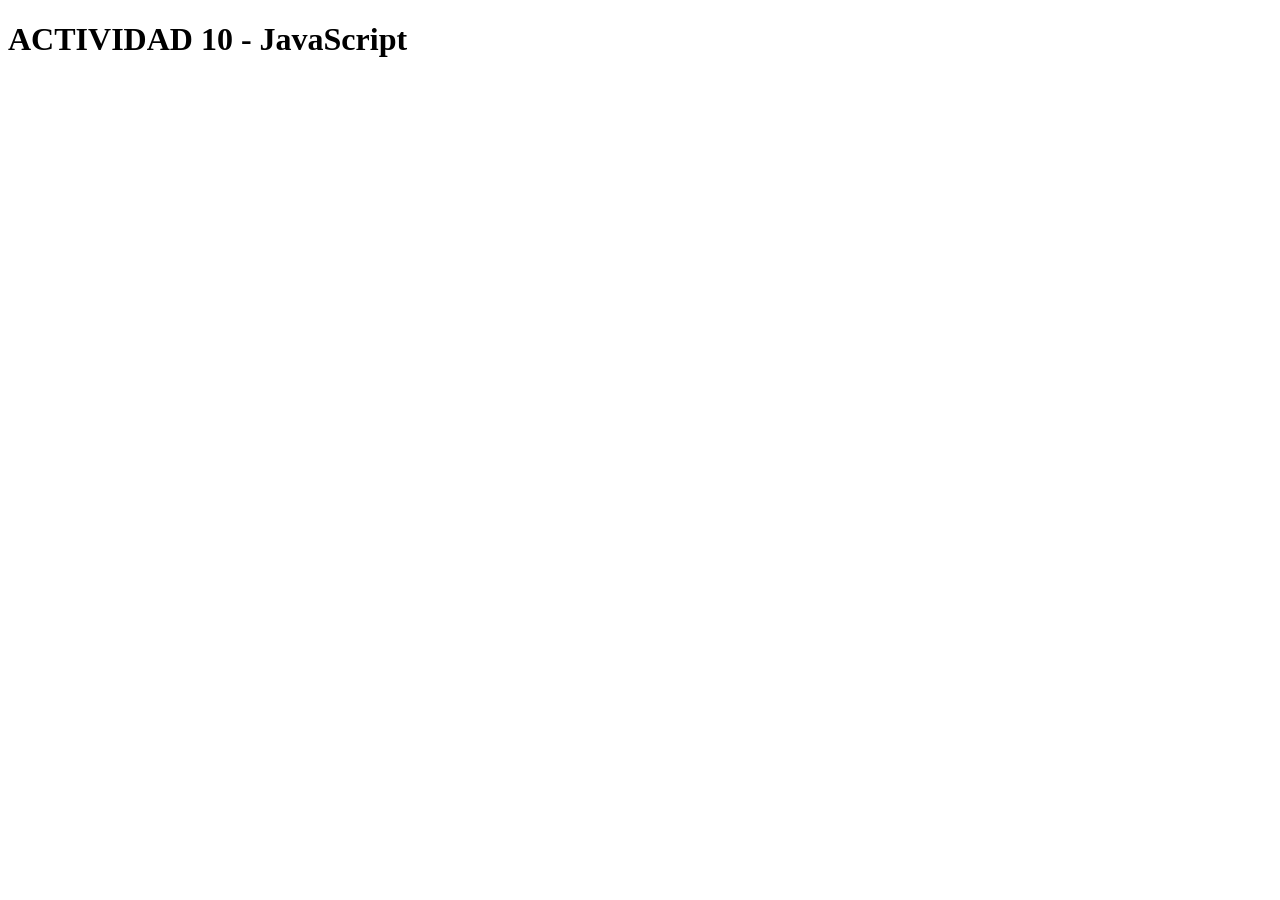
<file: ACTIVIDACT 10_IES_APPWeb1/index.html>
<!DOCTYPE html>
<html lang="en">
<head>
    <meta charset="UTF-8">
    <meta name="viewport" content="width=device-width, initial-scale=1.0">
    <title>Document</title>
    <script src="index.js"></script>
</head>
<body>
        <h1>ACTIVIDAD 10 - JavaScript</h1>

    <script>
      
    </script>

</body>
</html>
</file>
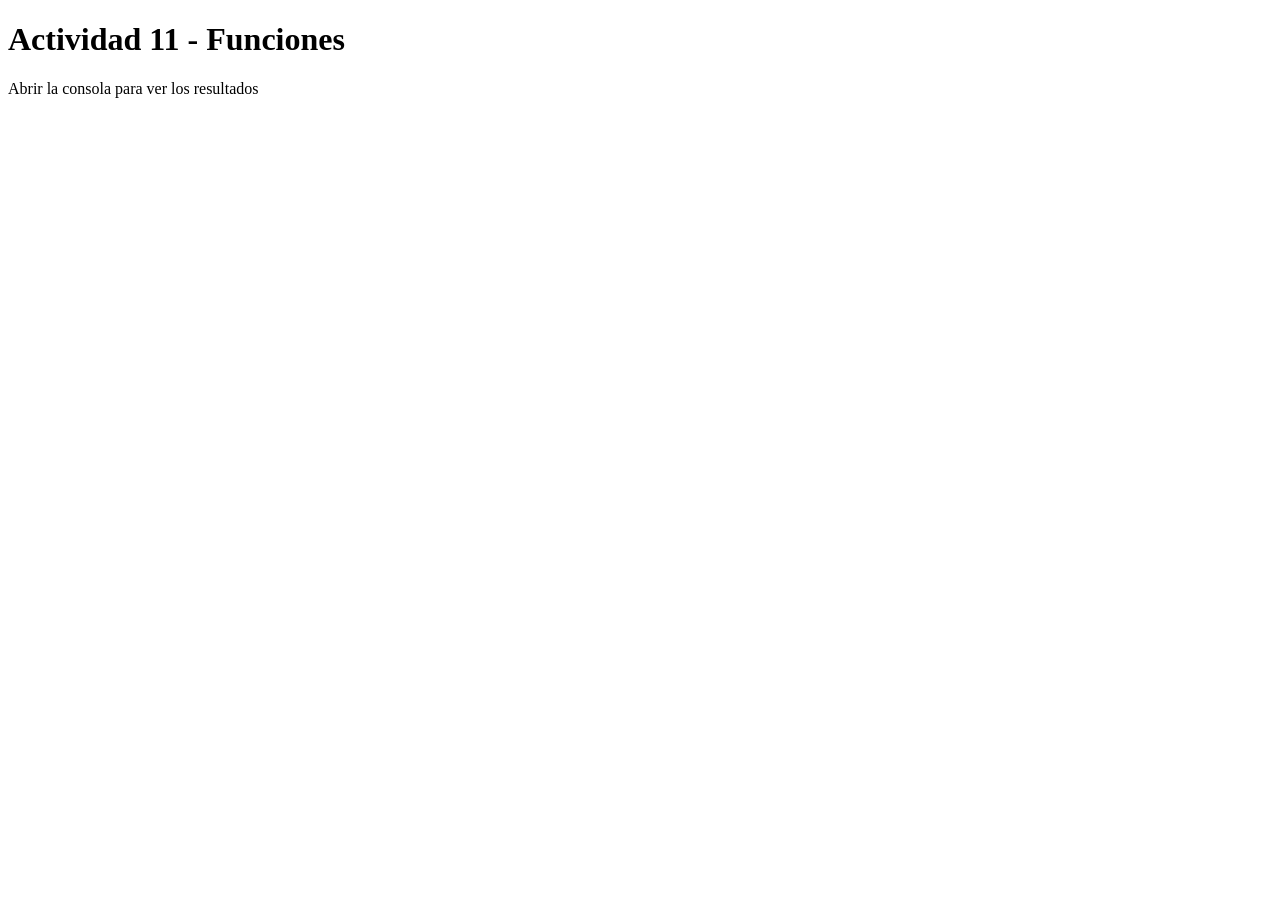
<file: Actividad11_MatiasDavico_AWeb/index.html>
<!DOCTYPE html>
<html lang="es">
<head>
    <meta charset="UTF-8">
    <meta name="viewport" content="width=device-width, initial-scale=1.0">
    <title>Actividad 11 - Funciones</title>
    <script src="./index.js"></script>
</head>
<body>
    <h1>Actividad 11 - Funciones</h1>
    <p>Abrir la consola para ver los resultados</p>
</body>
</html>
</file>
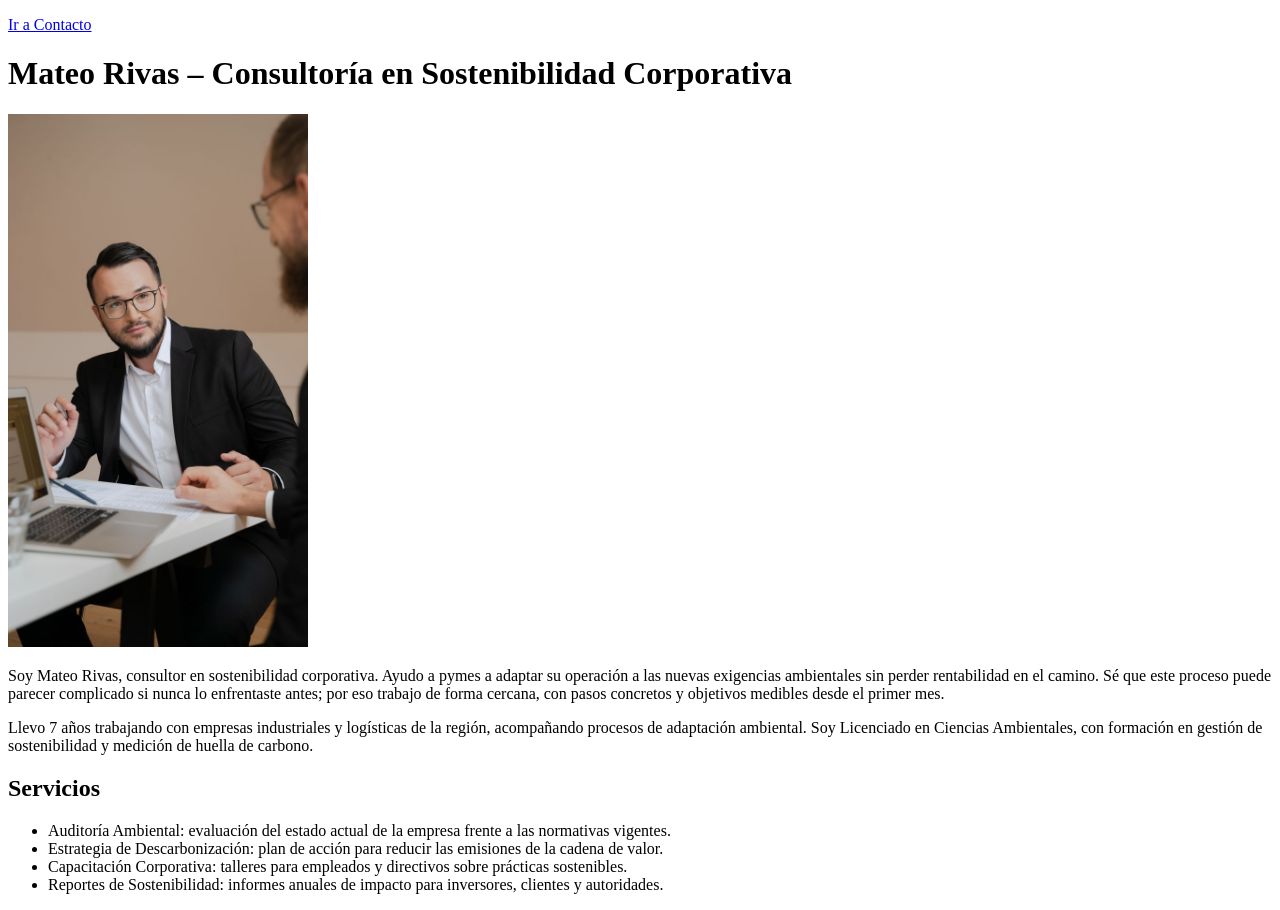
<file: Actividad5_MatiasDavico_AppWeb1/index.html>
<!DOCTYPE html>
<html lang="es">

<head>
    <meta charset="UTF-8">
    <meta name="viewport" content="width=device-width, initial-scale=1.0">
    <title>Mateo Rivas</title>
</head>

<body>
    <p><a href="contacto.html">Ir a Contacto</a></p>

    <h1>Mateo Rivas – Consultoría en Sostenibilidad Corporativa</h1>
<img src="recursos/imagenes/pexels-pavel-danilyuk-5520284.jpg" alt="Foto de Mateo Rivas, consultor en sostenibilidad corporativa" width="300">    <p>Soy Mateo Rivas, consultor en sostenibilidad corporativa. Ayudo a pymes a adaptar su operación a
        las nuevas exigencias ambientales sin perder rentabilidad en el camino. Sé que este proceso puede
        parecer complicado si nunca lo enfrentaste antes; por eso trabajo de forma cercana, con pasos
        concretos y objetivos medibles desde el primer mes.</p>

    <p>Llevo 7 años trabajando con empresas industriales y logísticas de la región, acompañando procesos
        de adaptación ambiental. Soy Licenciado en Ciencias Ambientales, con formación en gestión de
        sostenibilidad y medición de huella de carbono.</p>

    <h2>Servicios</h2>
    <ul>
        <li>Auditoría Ambiental: evaluación del estado actual de la empresa frente a las normativas vigentes.</li>
        <li>Estrategia de Descarbonización: plan de acción para reducir las emisiones de la cadena de valor.</li>
        <li>Capacitación Corporativa: talleres para empleados y directivos sobre prácticas sostenibles.</li>
        <li>Reportes de Sostenibilidad: informes anuales de impacto para inversores, clientes y autoridades.</li>
    </ul>
</body>

</html>
</file>
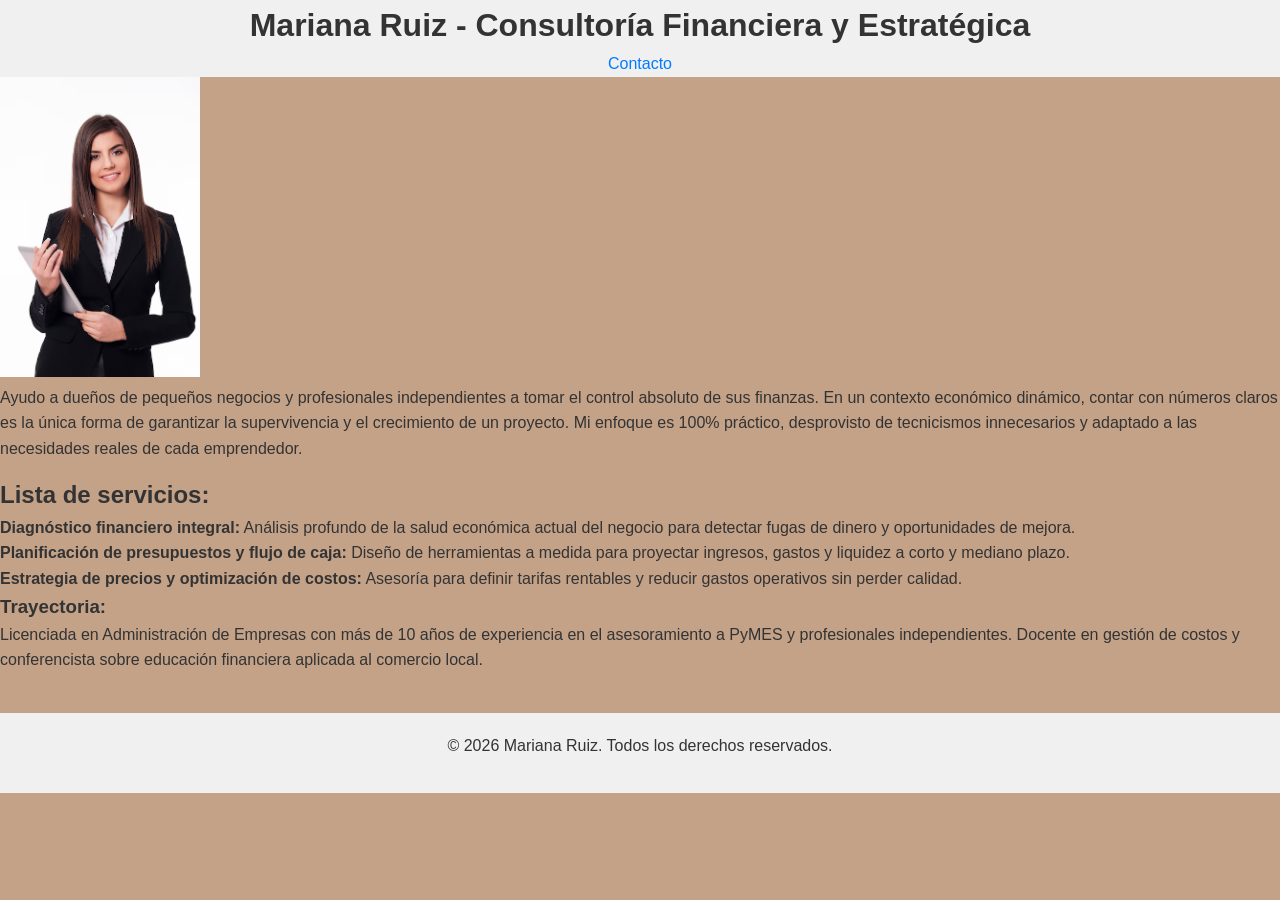
<file: Actividad6_IES_AppWeb1Mariana Ruiz/index.html>
<!DOCTYPE html>
<html lang="es">
<head>
    <meta charset="UTF-8">
    <meta name="viewport" content="width=device-width, initial-scale=1.0">
    <title>Consultora Financiera - Inicio</title>
    <!-- Vinculación del CSS -->
    <link rel="stylesheet" href="css/index.css">
</head>
<body>

    <!-- Bloque 1: Header -->
    <header class="site-header">
        <h1>Mariana Ruiz - Consultoría Financiera y Estratégica</h1>
        <nav class="main-nav">
            <a href="./contacto.html">Contacto</a>
        </nav>
    </header>

    <!-- Bloque 2: Main / Contenido Principal -->
    <main class="main-content">
        <section class="about-section">
            <img src="imagenes/mariana.avif" alt="Mariana Ruiz" width="200">
            <p>Ayudo a dueños de pequeños negocios y profesionales independientes a tomar el control absoluto de sus finanzas. En un contexto económico dinámico, contar con números claros es la única forma de garantizar la supervivencia y el crecimiento de un proyecto. Mi enfoque es 100% práctico, desprovisto de tecnicismos innecesarios y adaptado a las necesidades reales de cada emprendedor.</p>
        </section>

        <section class="services-section">
            <h2>Lista de servicios:</h2>
            <ul>
                <li><strong>Diagnóstico financiero integral:</strong> Análisis profundo de la salud económica actual del negocio para detectar fugas de dinero y oportunidades de mejora.</li>
                <li><strong>Planificación de presupuestos y flujo de caja:</strong> Diseño de herramientas a medida para proyectar ingresos, gastos y liquidez a corto y mediano plazo.</li>
                <li><strong>Estrategia de precios y optimización de costos:</strong> Asesoría para definir tarifas rentables y reducir gastos operativos sin perder calidad.</li>
            </ul>
        </section>

        <section class="trayectory-section">
            <h3>Trayectoria:</h3>
            <p>Licenciada en Administración de Empresas con más de 10 años de experiencia en el asesoramiento a PyMES y profesionales independientes. Docente en gestión de costos y conferencista sobre educación financiera aplicada al comercio local.</p>
        </section>
    </main>

    <!-- Bloque 3: Footer / Pie de página -->
    <footer class="site-footer">
        <p>&copy; 2026 Mariana Ruiz. Todos los derechos reservados.</p>
    </footer>

</body>
</html>
</file>
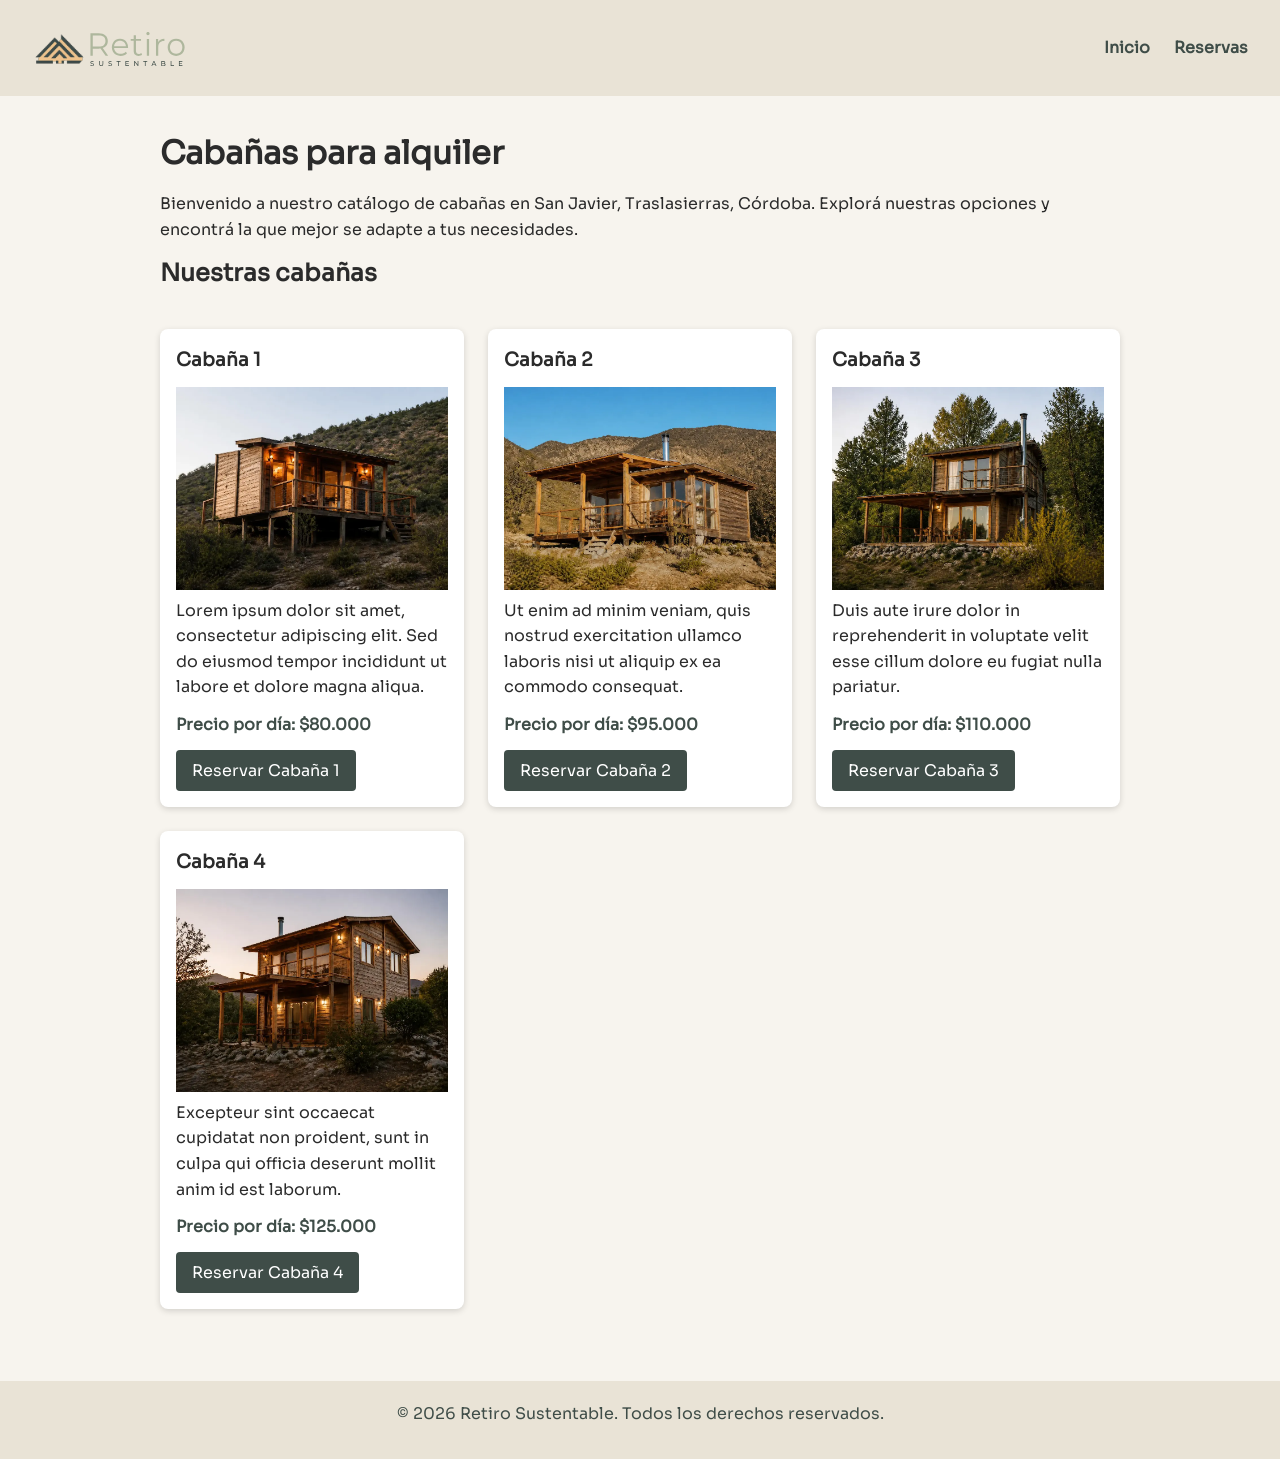
<file: Actividad8_AppWeb1_MatiasDavico_Entrega2/src/index.html>
<!DOCTYPE html>
<html lang="es">
<head>
    <meta charset="UTF-8">
    <meta name="viewport" content="width=device-width, initial-scale=1.0">
    <title>Retiro Sustentable - Catálogo</title>
    <!-- Mismo CSS para las dos paginas, asi tienen el mismo layout -->
    <link rel="stylesheet" href="./recursos/css/index.css">
</head>
<!--
    index.html es MPA: es una pagina informativa, el servidor la manda completa (SSR)
    y es mejor para que aparezca en los buscadores.
    reservas.html es SPA: tiene el formulario y se puede actualizar sin recargar
    la pagina, con JavaScript en el navegador (CSR).
-->
<body>
    <!-- Cambie el div por header porque es el encabezado del sitio -->
    <header class="encabezado">
        <!-- El logo lleva al inicio. El alt es importante para accesibilidad y por si no carga la imagen -->
        <a href="./index.html" class="encabezado-logo">
            <img src="./recursos/imagenes/logo-rs.svg" alt="Retiro Sustentable - Ir al inicio" width="170">
        </a>
        <!-- nav para el menu principal -->
        <nav class="menu">
            <ul>
                <li><a href="./index.html">Inicio</a></li>
                <li><a href="./reservas.html">Reservas</a></li>
            </ul>
        </nav>
    </header>

    <!-- main es el contenido principal de la pagina -->
    <main class="principal">
        <!-- Deje un solo h1 porque habia dos -->
        <h1>Cabañas para alquiler</h1>
        <p>Bienvenido a nuestro catálogo de cabañas en San Javier, Traslasierras, Córdoba. Explorá nuestras opciones y encontrá la que mejor se adapte a tus necesidades.</p>

        <!-- section para agrupar las cabañas -->
        <section class="catalogo">
            <h2>Nuestras cabañas</h2>

            <!-- Cada cabaña es un article porque es un contenido independiente -->
            <article class="cabana">
                <h3>Cabaña 1</h3>
                <!-- picture usa la imagen webp que pesa menos, y si no la jpg -->
                <picture>
                    <source srcset="./recursos/imagenes/modelo1.webp" type="image/webp">
                    <img src="./recursos/imagenes/modelo1.jpg" alt="Frente de la Cabaña 1 al pie de la montaña" width="400">
                </picture>
                <p>Lorem ipsum dolor sit amet, consectetur adipiscing elit. Sed do eiusmod tempor incididunt ut labore et dolore magna aliqua.</p>
                <p class="cabana-precio">Precio por día: $80.000</p>
                <a href="./reservas.html" class="cabana-enlace">Reservar Cabaña 1</a>
            </article>

            <article class="cabana">
                <h3>Cabaña 2</h3>
                <picture>
                    <source srcset="./recursos/imagenes/modelo2.webp" type="image/webp">
                    <img src="./recursos/imagenes/modelo2.jpg" alt="Vista exterior de la Cabaña 2" width="400">
                </picture>
                <p>Ut enim ad minim veniam, quis nostrud exercitation ullamco laboris nisi ut aliquip ex ea commodo consequat.</p>
                <p class="cabana-precio">Precio por día: $95.000</p>
                <a href="./reservas.html" class="cabana-enlace">Reservar Cabaña 2</a>
            </article>

            <article class="cabana">
                <h3>Cabaña 3</h3>
                <picture>
                    <source srcset="./recursos/imagenes/modelo3.webp" type="image/webp">
                    <img src="./recursos/imagenes/modelo3.jpg" alt="Vista exterior de la Cabaña 3" width="400">
                </picture>
                <p>Duis aute irure dolor in reprehenderit in voluptate velit esse cillum dolore eu fugiat nulla pariatur.</p>
                <p class="cabana-precio">Precio por día: $110.000</p>
                <a href="./reservas.html" class="cabana-enlace">Reservar Cabaña 3</a>
            </article>

            <article class="cabana">
                <h3>Cabaña 4</h3>
                <picture>
                    <source srcset="./recursos/imagenes/modelo4.webp" type="image/webp">
                    <img src="./recursos/imagenes/modelo4.jpg" alt="Vista exterior de la Cabaña 4" width="400">
                </picture>
                <p>Excepteur sint occaecat cupidatat non proident, sunt in culpa qui officia deserunt mollit anim id est laborum.</p>
                <p class="cabana-precio">Precio por día: $125.000</p>
                <a href="./reservas.html" class="cabana-enlace">Reservar Cabaña 4</a>
            </article>
        </section>
    </main>

    <!-- Cambie el div por footer porque es el pie de pagina -->
    <footer class="pie">
        <p>&copy; 2026 Retiro Sustentable. Todos los derechos reservados.</p>
    </footer>
</body>
</html>
</file>
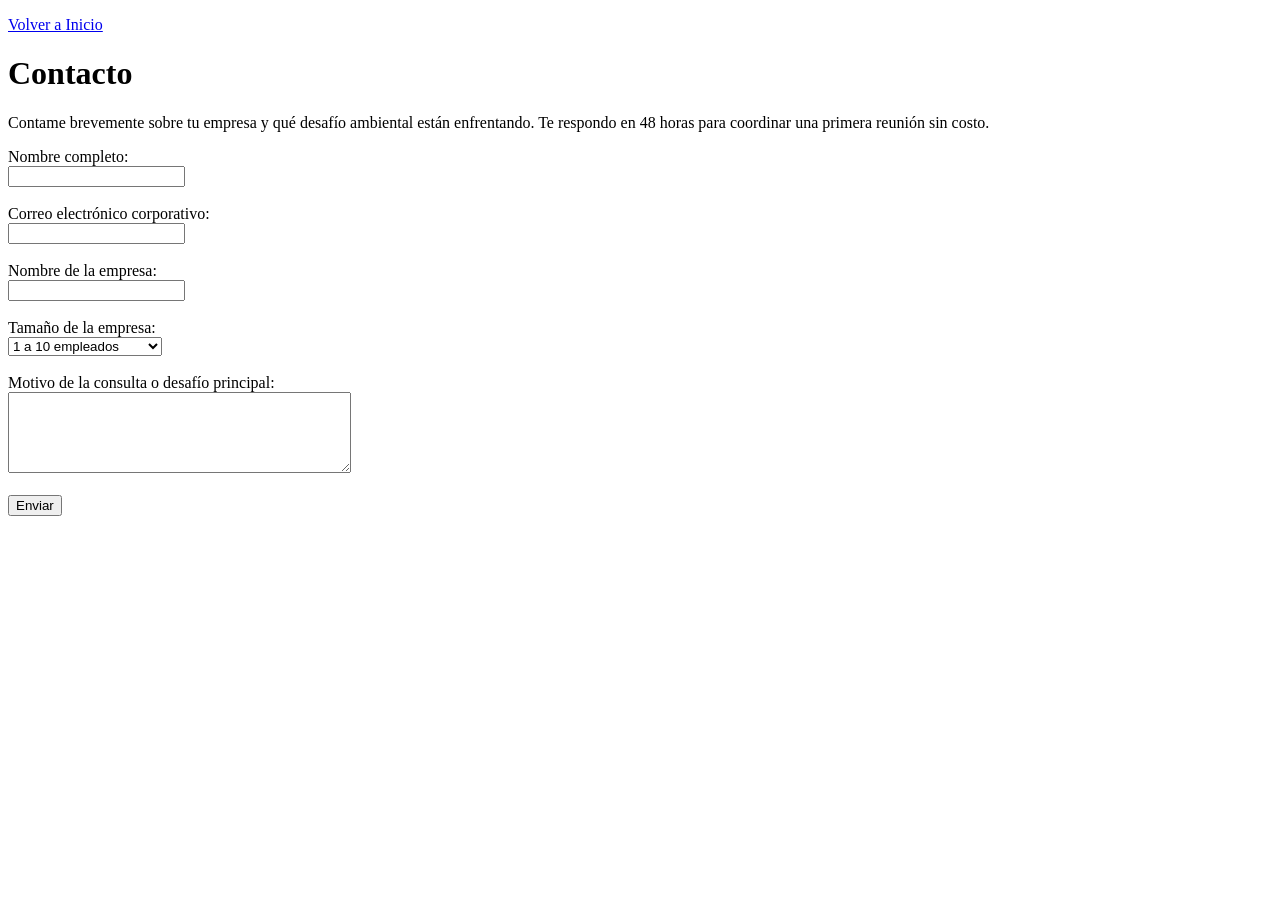
<file: Actividad5_MatiasDavico_AppWeb1/contacto.html>
<!DOCTYPE html>
<html lang="es">

<head>
    <meta charset="UTF-8">
    <meta name="viewport" content="width=device-width, initial-scale=1.0">
    <title>Contacto - Mateo Rivas</title>
</head>

<body>
    <p><a href="contacto.html">Volver a Inicio</a></p>

    <h1>Contacto</h1>

    <p>Contame brevemente sobre tu empresa y qué desafío ambiental están enfrentando. Te respondo en 48 horas
        para coordinar una primera reunión sin costo.</p>

    <form>
        <label for="nombre">Nombre completo:</label><br>
        <input type="text" id="nombre" name="nombre"><br><br>

        <label for="email">Correo electrónico corporativo:</label><br>
        <input type="email" id="email" name="email"><br><br>

        <label for="empresa">Nombre de la empresa:</label><br>
        <input type="text" id="empresa" name="empresa"><br><br>

        <label for="tamanio">Tamaño de la empresa:</label><br>
        <select id="tamanio" name="tamanio">
            <option value="1-10">1 a 10 empleados</option>
            <option value="11-50">11 a 50 empleados</option>
            <option value="mas-50">Más de 50 empleados</option>
        </select><br><br>

        <label for="motivo">Motivo de la consulta o desafío principal:</label><br>
        <textarea id="motivo" name="motivo" rows="5" cols="40"></textarea><br><br>

        <input type="submit" value="Enviar">
    </form>
</body>

</html>
</file>
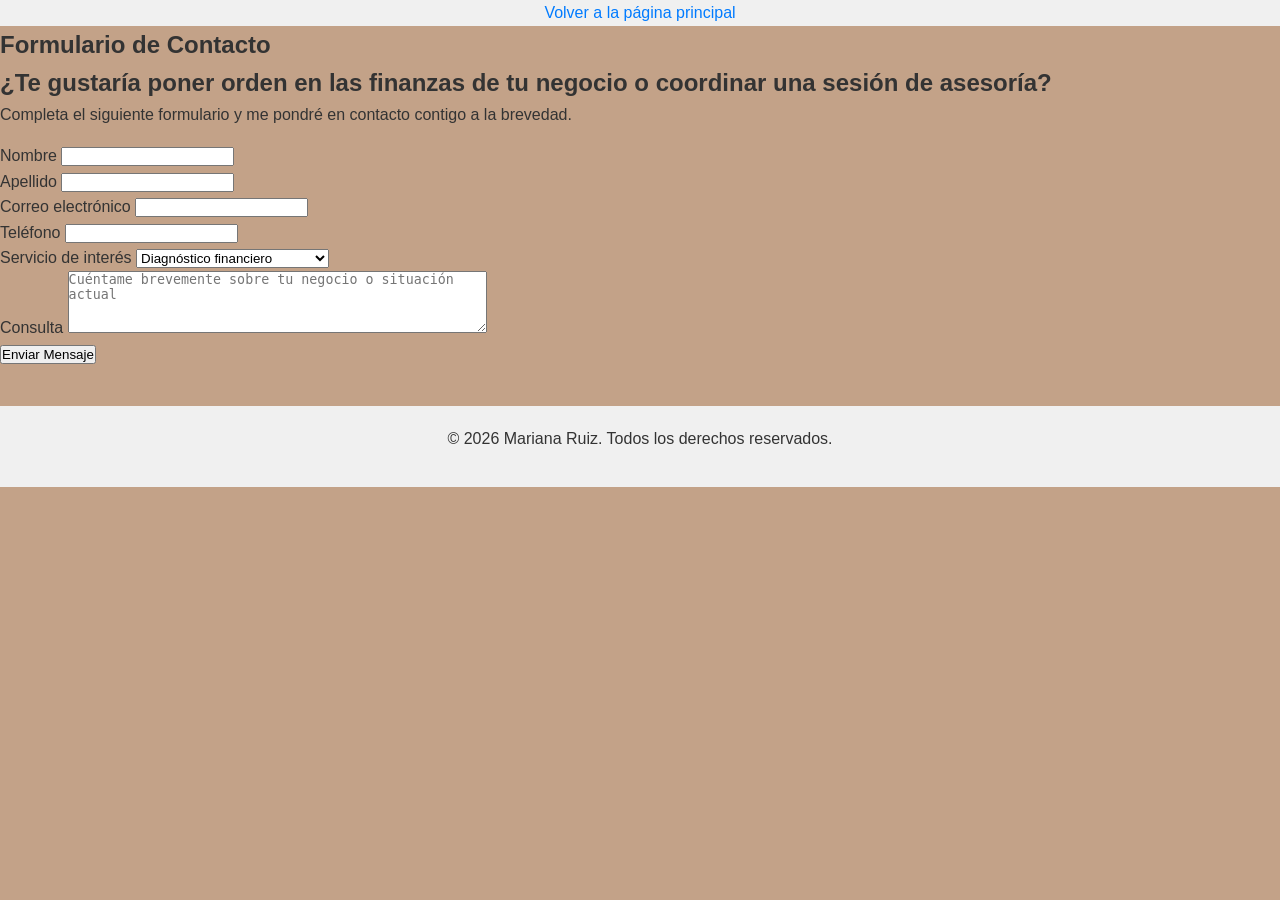
<file: Actividad6_IES_AppWeb1Mariana Ruiz/contacto.html>
<!DOCTYPE html>
<html lang="es">
<head>
    <meta charset="UTF-8">
    <meta name="viewport" content="width=device-width, initial-scale=1.0">
    <title>Contacto - Consultora Financiera</title>
    <!-- Vinculación del CSS-->
    <link rel="stylesheet" href="css/index.css">
</head>
<body>

    <!-- Header-->
    <header class="site-header">
        <nav class="main-nav">
            <a href="./index.html">Volver a la página principal</a>
        </nav>
    </header>

    <!-- Main-->
    <main class="main-content">
        <section class="contact-section">
            <h1>Formulario de Contacto</h1>
            <h2>¿Te gustaría poner orden en las finanzas de tu negocio o coordinar una sesión de asesoría?</h2> 
            <p>Completa el siguiente formulario y me pondré en contacto contigo a la brevedad.</p>

            <!-- Formulario -->
            <form action="./contacto.html" method="post" class="contact-form">
                <div class="form-group">
                    <label for="id-Nombre">Nombre</label>
                    <input type="text" name="nombre" id="id-Nombre" required> 
                </div>

                <div class="form-group">
                    <label for="id-Apellido">Apellido</label>
                    <input type="text" name="Apellido" id="id-Apellido" required>
                </div>

                <div class="form-group">
                    <label for="id-correo">Correo electrónico</label>
                    <input type="email" name="Correo Electronico" id="id-correo" required>
                </div>

                <div class="form-group">
                    <label for="id-teléfono">Teléfono</label>
                    <input type="tel" name="teléfono" id="id-teléfono">
                </div>

                <div class="form-group">
                    <label for="id-servicio">Servicio de interés</label>
                    <select name="servicio" id="id-servicio">
                        <option value="diagnóstico">Diagnóstico financiero</option>
                        <option value="planificacion">Planificación de presupuesto</option>
                        <option value="estrategia">Estrategia de precios</option>
                        <option value="consulta">Consulta general</option>
                    </select>
                </div>

                <div class="form-group">
                    <label for="id-consulta">Consulta</label>
                    <textarea name="consulta" id="id-consulta" rows="4" cols="50" placeholder="Cuéntame brevemente sobre tu negocio o situación actual"></textarea>
                </div>

                <button type="submit" class="submit-btn">Enviar Mensaje</button>
            </form>
            <!-- Fin del formulario -->
        </section>
    </main>

    <!--Footer -->
    <footer class="site-footer">
        <p>&copy; 2026 Mariana Ruiz. Todos los derechos reservados.</p>
    </footer>

</body>
</html>
</file>
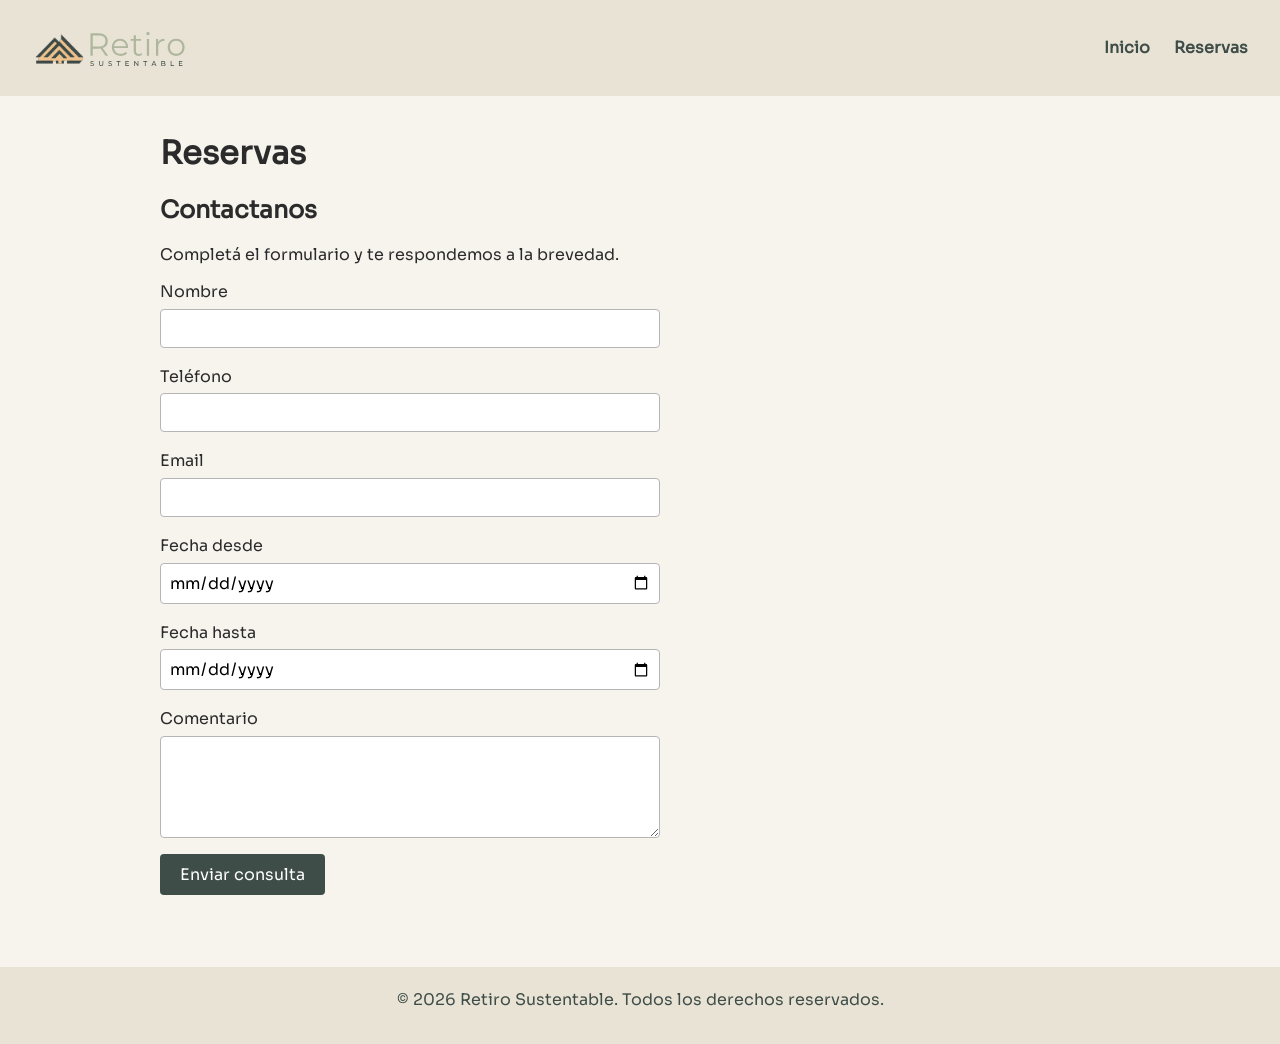
<file: Actividad8_AppWeb1_MatiasDavico_Entrega2/src/reservas.html>
<!DOCTYPE html>
<html lang="es">
<head>
    <meta charset="UTF-8">
    <meta name="viewport" content="width=device-width, initial-scale=1.0">
    <title>Retiro Sustentable - Reservas</title>
    <!-- Mismo CSS que index.html -->
    <link rel="stylesheet" href="./recursos/css/index.css">
</head>
<body>
    <!-- Mismo header que en index.html -->
    <header class="encabezado">
        <a href="./index.html" class="encabezado-logo">
            <img src="./recursos/imagenes/logo-rs.svg" alt="Retiro Sustentable - Ir al inicio" width="170">
        </a>
        <nav class="menu">
            <ul>
                <li><a href="./index.html">Inicio</a></li>
                <li><a href="./reservas.html">Reservas</a></li>
            </ul>
        </nav>
    </header>

    <main class="principal">
        <h1>Reservas</h1>
        <!-- Cambie el h4 por h2 para no saltear niveles de titulos -->
        <h2>Contactanos</h2>
        <p>Completá el formulario y te respondemos a la brevedad.</p>

        <!-- method post para que los datos no se vean en la URL -->
        <form action="./reservas.html" method="post" class="formulario">
            <!-- Cada label tiene el for igual al id del campo -->
            <div class="formulario-campo">
                <label for="nombre">Nombre</label>
                <input type="text" name="nombre" id="nombre" required>
            </div>

            <div class="formulario-campo">
                <label for="telefono">Teléfono</label>
                <input type="tel" name="telefono" id="telefono" required>
            </div>

            <div class="formulario-campo">
                <label for="email">Email</label>
                <input type="email" name="email" id="email" required>
            </div>

            <div class="formulario-campo">
                <label for="fecha-desde">Fecha desde</label>
                <!-- type date muestra un calendario -->
                <input type="date" name="fecha_desde" id="fecha-desde" required>
            </div>

            <div class="formulario-campo">
                <label for="fecha-hasta">Fecha hasta</label>
                <input type="date" name="fecha_hasta" id="fecha-hasta" required>
            </div>

            <div class="formulario-campo">
                <label for="comentario">Comentario</label>
                <textarea name="comentario" id="comentario" rows="4"></textarea>
            </div>

            <button type="submit" class="formulario-boton">Enviar consulta</button>
        </form>
    </main>

    <!-- Mismo footer que en index.html -->
    <footer class="pie">
        <p>&copy; 2026 Retiro Sustentable. Todos los derechos reservados.</p>
    </footer>
</body>
</html>
</file>
<file: Actividad6_IES_AppWeb1Mariana Ruiz/css/index.css>
/* RESETEO BASICO Y MODELO DE CAJA ALTERNATIVO*/
* {
    margin: 0;
    padding: 0;
    box-sizing: border-box;
}
/* SELECTORES DE TIPO (GLOBALES) */
body {
    font-family: Arial, sans-serif;
    background-color: #8d4f1d86;
    color: #333;
    line-height: 1.6;
    
}

h1, h2, h3 {
    color:#1a1a1a
    margin-bottom 10px;

}
p {
    margin-bottom: 15px;
}

/* SELECTORES DE CLASE (LAYOUT PRINCIPAL) */
.site-header {
    background-color: #f0f0f0;
    color:#ffffff
    padding 20px;
    text-align: center;
}
main-content {
    max-width:1000px;
    margin: 0 auto;
    padding: 30 px 20px;
}
.site-footer {
    background-color: #f0f0f0;
    color: #333;
    text-align: center;
    padding: 20px;
    margin-top: 40px;
}
/* SELECTORES COMBINADOS */
.site-header a {
    color: #007BFF;
    text-decoration: none;
    margin: 0 15px
    font-weight bold;
}

/* SELECTOR COMBINADO DESCENDIENTE PARA CAMBIAR DE COLOR AL PASAR EL MOUSE */
.site-header a:hover {
    color: #0056b3;
    text-decoration: underline;
}

/* SELECTOR COMBINADO PARA UN COMPONENTE ESPECIFICO DENTRO DEL MAIN */
.main-content .card
{
    background-color: #ffffff;
    padding: 20px;    
    box-shadow: 0 2px 4px rgba(0,0,0,0.5);
    border-radius: 5px;
}
</file>
<file: Actividad8_AppWeb1_MatiasDavico_Entrega2/src/recursos/css/index.css>
/* Primero van las reglas generales (de tipo) y despues las de clase, por la cascada y la especificidad */

/* Fuente del proyecto */
@font-face {
    font-family: 'Sora';
    src: url(./fuentes/Sora-Regular.ttf);
}

/* Modelo de caja alternativo */
* {
    box-sizing: border-box;
    margin: 0;
    padding: 0;
}

/* Fuente y tamaño general en el elemento raiz */
html {
    font-family: 'Sora', Arial, sans-serif;
    font-size: 16px;
}

body {
    background-color: #f7f4ee;
    color: #2b2b2b;
    line-height: 1.6;
}

h1, h2, h3 {
    margin-bottom: 12px;
}

p {
    margin-bottom: 12px;
}

img {
    max-width: 100%;
    height: auto;
}

/* ---- Selectores de clase ---- */

/* Header con flex para poner el logo y el menu en la misma fila */
.encabezado {
    display: flex;
    justify-content: space-between;
    align-items: center;
    padding: 16px 32px;
    background-color: #e9e3d6;
}

/* Contenido principal centrado */
.principal {
    max-width: 1000px;
    margin: 0 auto;
    padding: 32px 20px;
}

/* Footer con el mismo color de fondo que el header */
.pie {
    background-color: #e9e3d6;
    color: #3f4d48;
    text-align: center;
    padding: 20px;
    margin-top: 40px;
}

/* Menu en fila */
.menu ul {
    display: flex;
    gap: 24px;
    list-style: none;
}

.menu a {
    color: #3f4d48;
    font-weight: bold;
    text-decoration: none;
}

.menu a:hover {
    text-decoration: underline;
}

/* Grilla para las cabañas */
.catalogo {
    display: grid;
    grid-template-columns: repeat(auto-fit, minmax(280px, 1fr));
    gap: 24px;
}

.catalogo h2 {
    grid-column: 1 / -1;
}

/* Tarjeta de cada cabaña */
.cabana {
    background-color: #ffffff;
    padding: 16px;
    border-radius: 8px;
    box-shadow: 0 2px 6px rgba(0, 0, 0, 0.15);
}

.cabana-precio {
    font-weight: bold;
    color: #3f4d48;
}

.cabana-enlace {
    display: inline-block;
    padding: 8px 16px;
    background-color: #3f4d48;
    color: #ffffff;
    text-decoration: none;
    border-radius: 4px;
}

/* Formulario en columna */
.formulario {
    display: flex;
    flex-direction: column;
    gap: 16px;
    max-width: 500px;
}

.formulario-campo {
    display: flex;
    flex-direction: column;
    gap: 4px;
}

.formulario-campo input,
.formulario-campo textarea {
    padding: 8px;
    font-family: inherit;
    font-size: 1rem;
    border: 1px solid #b5b5b5;
    border-radius: 4px;
}

.formulario-boton {
    align-self: flex-start;
    padding: 10px 20px;
    background-color: #3f4d48;
    color: #ffffff;
    font-family: inherit;
    font-size: 1rem;
    border: none;
    border-radius: 4px;
    cursor: pointer;
}
</file>
